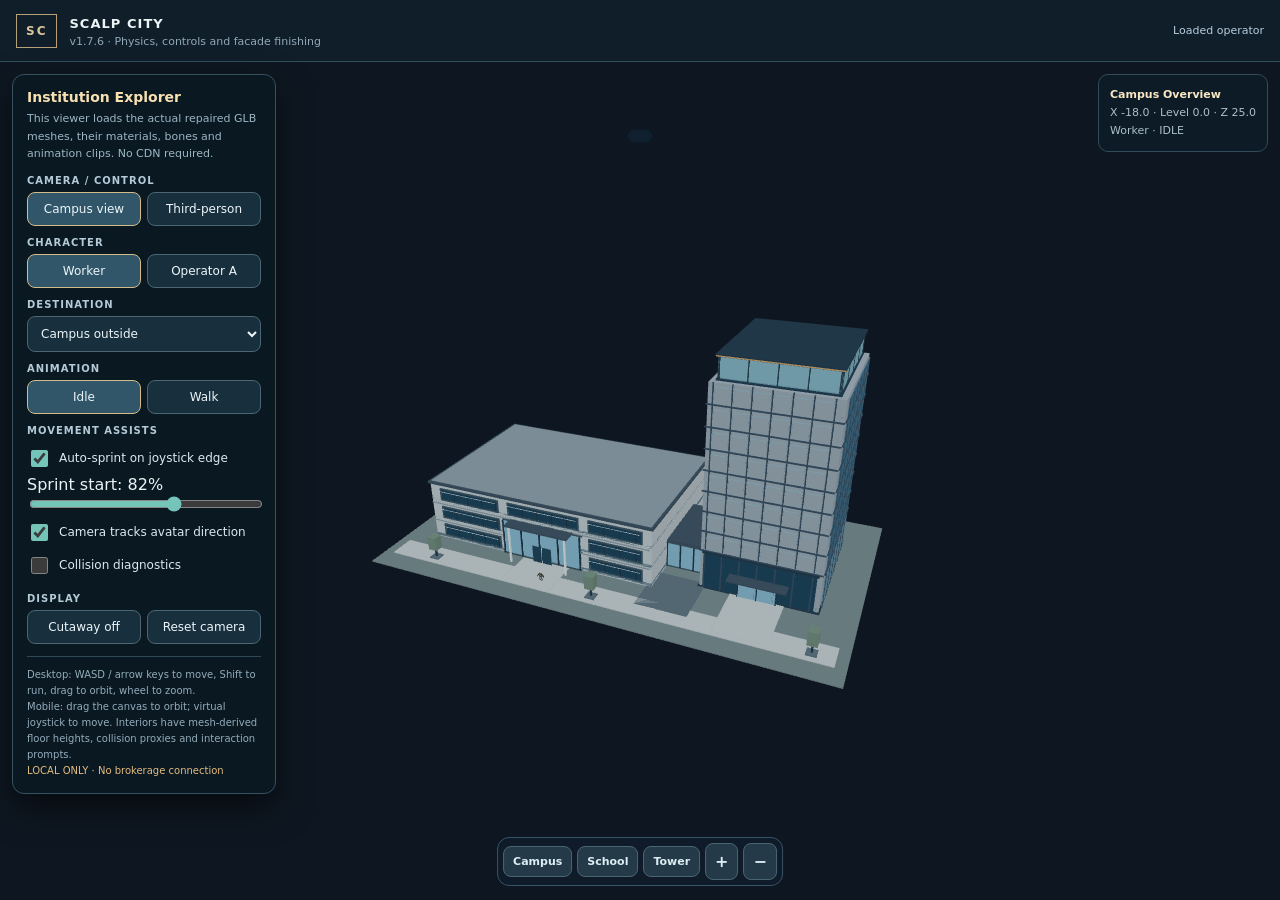
<file: index.html>
<!doctype html>
<html lang="en">
<head>
<meta charset="utf-8">
<meta name="viewport" content="width=device-width,initial-scale=1">
<meta name="theme-color" content="#09131e">
<title>Scalp City — 3D Campus</title>
<meta http-equiv="refresh" content="0;url=./scalp-city-v176/">
<style>
html,body{margin:0;min-height:100%;background:#09131e;color:#e7f3fc;font:16px system-ui,sans-serif}
main{min-height:100dvh;display:grid;place-content:center;text-align:center;padding:24px}
a{display:inline-block;margin-top:16px;background:#78c7ba;color:#061720;padding:14px 18px;border-radius:10px;font-weight:700;text-decoration:none}
</style>
</head>
<body><main><h1>Scalp City</h1><p>Opening your 3D School and Trading Tower…</p><a href="./scalp-city-v176/">Enter Scalp City</a></main>
<script>location.replace(new URL('scalp-city-v176/',location.href).href)</script>
</body></html>
</file>
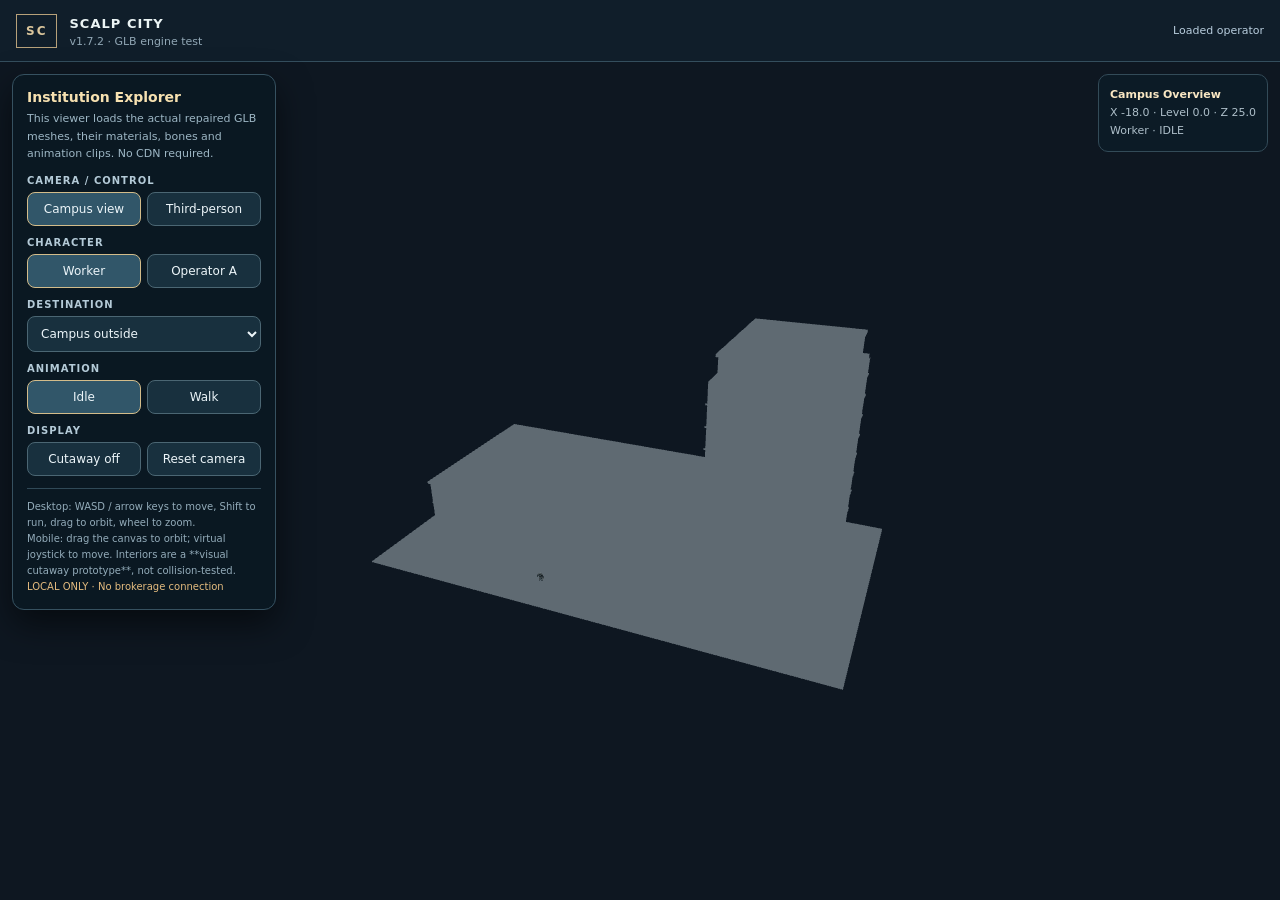
<file: scalp-city-v172/index.html>
<!doctype html>
<html lang="en">
<head>
<meta charset="utf-8"><meta name="viewport" content="width=device-width,initial-scale=1,viewport-fit=cover">
<title>Scalp City v1.7.2 — 3D Campus</title>
<style>
*{box-sizing:border-box}html,body{margin:0;width:100%;height:100%;background:#09131e;color:#e7f3fc;font:14px system-ui,-apple-system,Segoe UI,sans-serif}
#game{display:none;position:fixed;inset:0;width:100vw;height:100dvh;border:0;background:#09131e}
#splash{position:fixed;inset:0;display:grid;place-items:center;padding:24px;text-align:center;background:radial-gradient(circle at 50% 45%,#253e51,#09121e 65%)}
.card{max-width:470px;width:100%;padding:28px 25px;border:1px solid #405e70;border-radius:18px;background:rgba(11,26,39,.89);box-shadow:0 18px 60px #02070b80}
small{color:#9ab2c4;letter-spacing:.16em;font-weight:700}h1{font-size:27px;margin:10px 0 10px}p{color:#a7c0ce;line-height:1.6}#meter{height:6px;border-radius:9px;background:#334956;overflow:hidden;margin:22px 0 12px}
#bar{height:100%;width:0;background:#64c6be;transition:width .3s}
button{color:#061720;background:#74c4b9;border:0;padding:12px 18px;border-radius:9px;font-weight:700;cursor:pointer}
#retry{display:none;margin-top:14px}#status{min-height:40px}
</style>
</head>
<body>
<div id="splash"><div class="card"><small>SCALP CITY · ENGINE V1.7.2</small><h1>Loading the institution</h1><p>Preparing your School, Trading Tower and approved robot models. No separate GLB downloads required.</p><div id="meter"><div id="bar"></div></div><p id="status" role="status">Loading engine components…</p><button id="retry" onclick="location.reload()">Retry loading</button></div></div>
<iframe id="game" title="Scalp City 3D model and character controls" allow="fullscreen"></iframe>
<script>
(async()=>{const count=13,parts=Array(count),bar=document.getElementById('bar'),status=document.getElementById('status');
try {
 let received=0;
 await Promise.all(Array.from({length:count},(_,i)=>(async()=>{
  const file='chunks/part'+String(i).padStart(3,'0')+'.txt';
  const response=await fetch(file,{cache:'force-cache'});
  if(!response.ok)throw new Error(file+' returned HTTP '+response.status);
  parts[i]=await response.text();
  received++; bar.style.width=Math.round(received/count*100)+'%';
  status.textContent='Downloading 3D engine and assets: '+received+' / '+count;
 })()));
 const page=parts.join('');
 if(page.length<5400000||!page.includes('const EMBEDDED')||!page.includes('fromBase64(EMBEDDED'))throw new Error('Asset integrity check failed');
 status.textContent='Starting the 3D engine…';
 const frame=document.getElementById('game');
 frame.addEventListener('load',()=>{frame.style.display='block';document.getElementById('splash').style.display='none'},{once:true});
 frame.srcdoc=page;
}catch(e){status.textContent='Unable to load the 3D assets: '+e.message;document.getElementById('retry').style.display='inline-block';console.error(e);}
})();
</script>
</body></html>
</file>
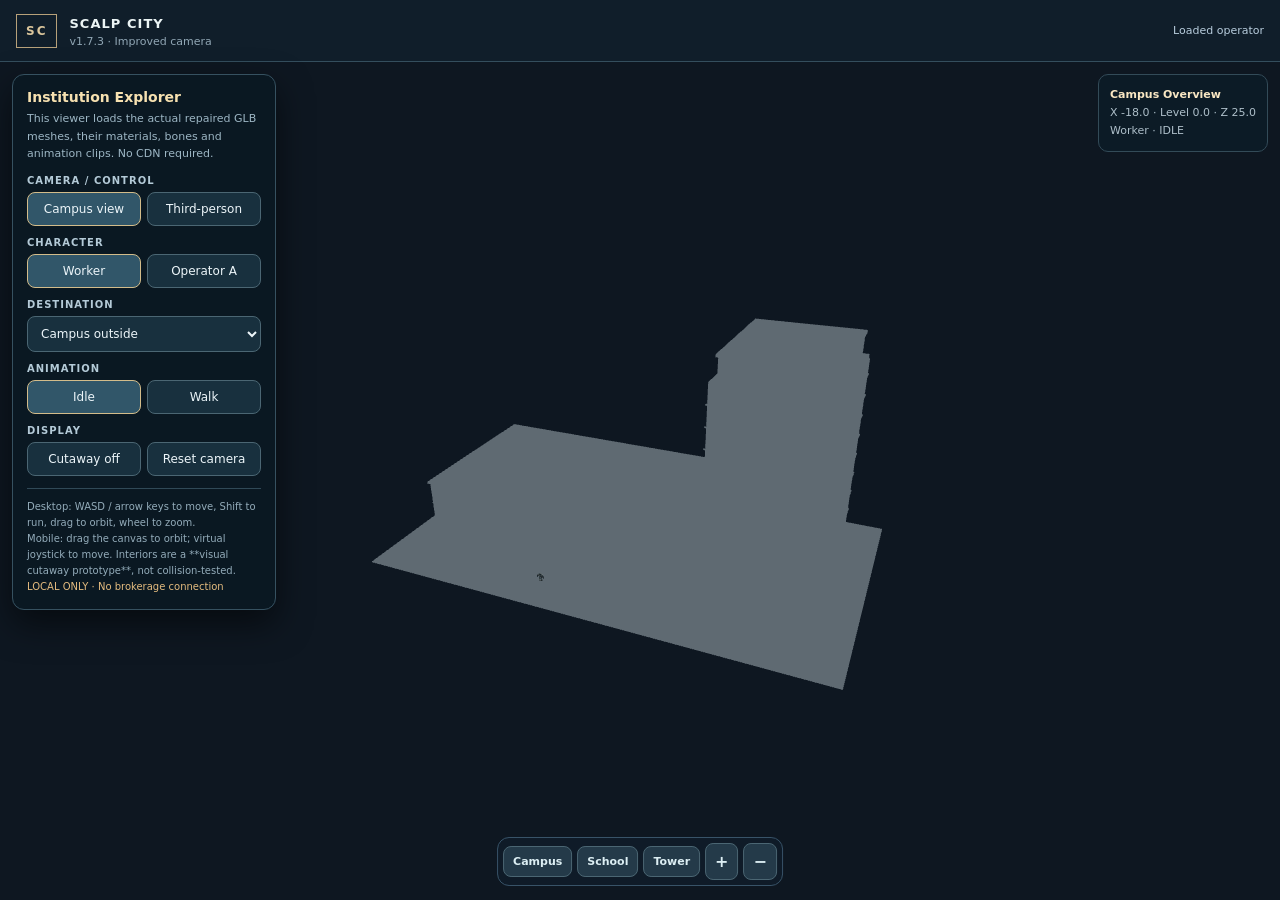
<file: scalp-city-v173/index.html>
<!doctype html>
<html lang="en">
<head>
<meta charset="utf-8"><meta name="viewport" content="width=device-width,initial-scale=1,viewport-fit=cover">
<title>Scalp City v1.7.3 — Camera + mobile controls</title>
<style>
*{box-sizing:border-box}html,body{margin:0;width:100%;height:100%;background:#09131e;color:#e7f3fc;font:14px system-ui,-apple-system,Segoe UI,sans-serif}
#game{display:none;position:fixed;inset:0;width:100vw;height:100dvh;border:0;background:#09131e}
#splash{position:fixed;inset:0;display:grid;place-items:center;padding:24px;text-align:center;background:radial-gradient(circle at 50% 45%,#253e51,#09121e 65%)}
.card{max-width:470px;width:100%;padding:28px 25px;border:1px solid #405e70;border-radius:18px;background:rgba(11,26,39,.89);box-shadow:0 18px 60px #02070b80}
small{color:#9ab2c4;letter-spacing:.16em;font-weight:700}h1{font-size:27px;margin:10px 0 10px}p{color:#a7c0ce;line-height:1.6}#meter{height:6px;border-radius:9px;background:#334956;overflow:hidden;margin:22px 0 12px}
#bar{height:100%;width:0;background:#64c6be;transition:width .3s}
button{color:#061720;background:#74c4b9;border:0;padding:12px 18px;border-radius:9px;font-weight:700;cursor:pointer}
#retry{display:none;margin-top:14px}#status{min-height:40px}
</style>
</head>
<body>
<div id="splash"><div class="card"><small>SCALP CITY · ENGINE V1.7.3</small><h1>Entering Scalp City</h1><p>Preparing your School, Trading Tower and approved robot models. No separate GLB downloads required.</p><div id="meter"><div id="bar"></div></div><p id="status" role="status">Loading engine components…</p><button id="retry" onclick="location.reload()">Retry loading</button></div></div>
<iframe id="game" title="Scalp City 3D model and character controls" allow="fullscreen"></iframe>
<script>
(async()=>{const count=13,parts=Array(count),bar=document.getElementById('bar'),status=document.getElementById('status');
try {
 let received=0;
 await Promise.all(Array.from({length:count},(_,i)=>(async()=>{
  const file='../scalp-city-v172/chunks/part'+String(i).padStart(3,'0')+'.txt';
  const response=await fetch(file,{cache:'force-cache'});
  if(!response.ok)throw new Error(file+' returned HTTP '+response.status);
  parts[i]=await response.text();
  received++; bar.style.width=Math.round(received/count*100)+'%';
  status.textContent='Downloading 3D engine and assets: '+received+' / '+count;
 })()));
 let page=parts.join('');
 const modifications=[["cams.yaw=0.7;cams.pitch=.9;cams.dist=school?28:17;","cams.yaw=school?-.85:.65;cams.pitch=.31;cams.dist=school?8.3:9.4;"],["actorState.x=school?-22:21;actorState.y=school?[0,3.9,7.5][floor]:floor*3.9;actorState.z=0;","actorState.x=school?-32:21;actorState.y=school?[0,3.9,7.5][floor]:floor*3.9;actorState.z=school?-3:-4;"],["cams.dist=actorState.destination==='outside'?20:17","cams.dist=actorState.destination==='outside'?20:8.5"],["cams.dist=actorState.destination==='outside'?145:32","cams.dist=actorState.destination==='outside'?145:40"],["v1.7.2 · GLB engine test","v1.7.3 · Improved camera"],["<main><canvas id=\"view\"></canvas><button id=\"openPane\">Menu</button>","<main><canvas id=\"view\"></canvas><button id=\"openPane\">Menu</button><nav id=\"quick\"><button id=\"quickCampus\">Campus</button><button id=\"quickSchool\">School</button><button id=\"quickTower\">Tower</button><button id=\"quickZoomIn\">+</button><button id=\"quickZoomOut\">−</button></nav>"],["window.addEventListener('keydown',e=>{","$('quickCampus').onclick=()=>{$('floor').value='outside';teleport()};\n$('quickSchool').onclick=()=>{$('floor').value='s0';teleport()};\n$('quickTower').onclick=()=>{$('floor').value='t0';teleport()};\n$('quickZoomIn').onclick=()=>{cams.dist=Math.max(3.5,cams.dist*.75)};\n$('quickZoomOut').onclick=()=>{cams.dist=Math.min(220,cams.dist*1.33)};\nwindow.addEventListener('keydown',e=>{"],["</style></head><body>","#quick{position:absolute;z-index:5;left:50%;bottom:14px;transform:translateX(-50%);display:flex;align-items:center;gap:5px;padding:5px;background:#101d29ed;border:1px solid #385368;border-radius:12px}#quick button{padding:8px 9px;font-weight:650;color:#dceef3;background:#243a49;font-size:11px;white-space:nowrap}#quick button:nth-last-child(-n+2){font-size:16px;min-width:31px}#hud{max-width:188px} @media(max-width:720px){#quick{bottom:159px;gap:3px;padding:4px}#quick button{padding:7px;font-size:10px}#hud{max-width:125px;padding:6px;font-size:9px}#joy{bottom:22px;left:18px}#run{bottom:35px;right:18px}}\n</style></head><body>"]];
 for(const [before,after] of modifications){
    if(page.split(before).length!==2)throw new Error('Engine patch missing or ambiguous: '+before.slice(0,50));
    page=page.replace(before,after);
 }
 window.__scalpCityAppliedFixes=modifications.length;
 if(page.length<5400000||!page.includes('const EMBEDDED')||!page.includes('fromBase64(EMBEDDED'))throw new Error('Asset integrity check failed');
 status.textContent='Starting the 3D engine…';
 const frame=document.getElementById('game');
 frame.addEventListener('load',()=>{frame.style.display='block';document.getElementById('splash').style.display='none'},{once:true});
 frame.srcdoc=page;
}catch(e){status.textContent='Unable to load the 3D assets: '+e.message;document.getElementById('retry').style.display='inline-block';console.error(e);}
})();
</script>
</body></html>
</file>
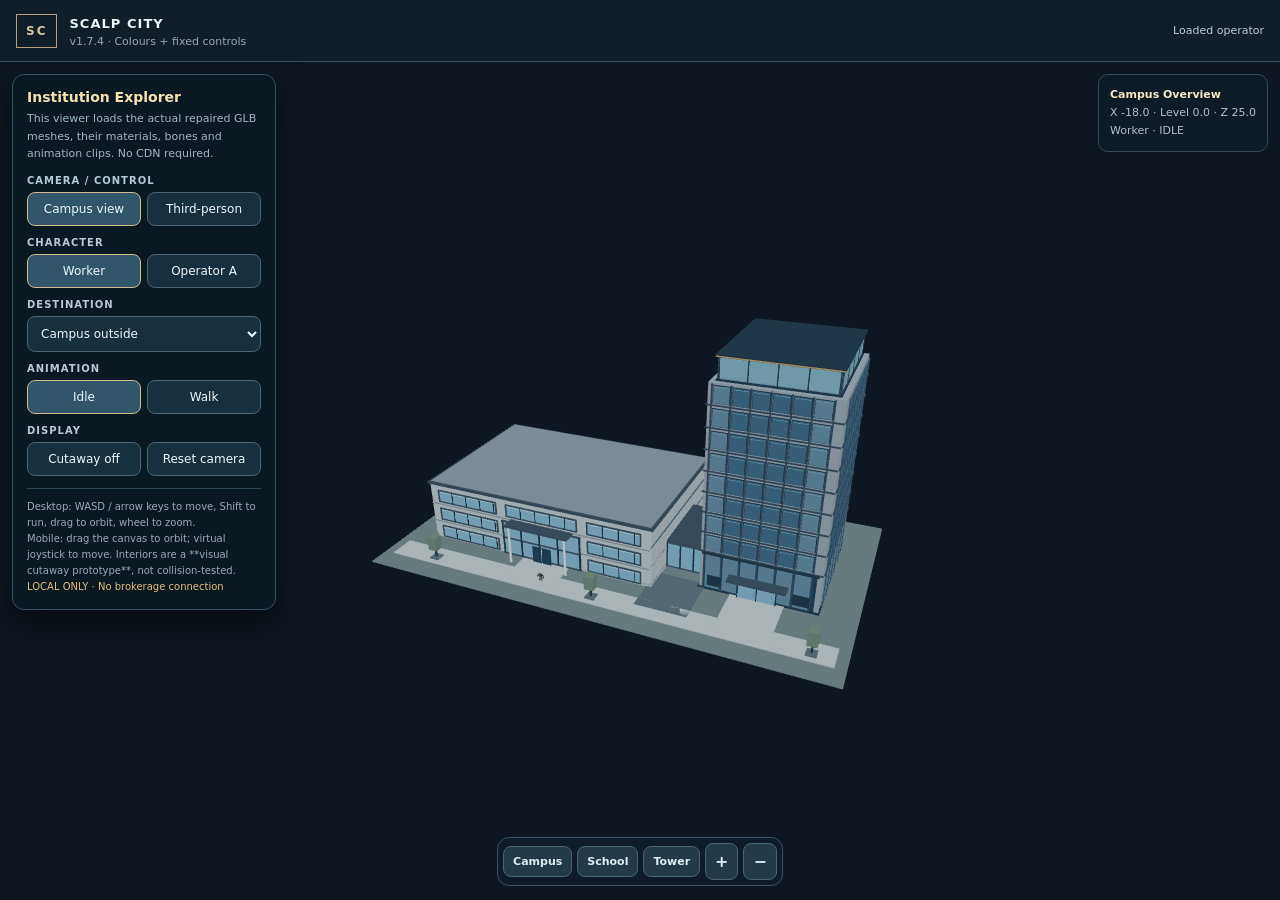
<file: scalp-city-v174/index.html>
<!doctype html>
<html lang="en">
<head>
<meta charset="utf-8"><meta name="viewport" content="width=device-width,initial-scale=1,viewport-fit=cover">
<title>Scalp City v1.7.4 — Colours + joystick direction</title>
<style>
*{box-sizing:border-box}html,body{margin:0;width:100%;height:100%;background:#09131e;color:#e7f3fc;font:14px system-ui,-apple-system,Segoe UI,sans-serif}
#game{display:none;position:fixed;inset:0;width:100vw;height:100dvh;border:0;background:#09131e}
#splash{position:fixed;inset:0;display:grid;place-items:center;padding:24px;text-align:center;background:radial-gradient(circle at 50% 45%,#253e51,#09121e 65%)}
.card{max-width:470px;width:100%;padding:28px 25px;border:1px solid #405e70;border-radius:18px;background:rgba(11,26,39,.89);box-shadow:0 18px 60px #02070b80}
small{color:#9ab2c4;letter-spacing:.16em;font-weight:700}h1{font-size:27px;margin:10px 0 10px}p{color:#a7c0ce;line-height:1.6}#meter{height:6px;border-radius:9px;background:#334956;overflow:hidden;margin:22px 0 12px}
#bar{height:100%;width:0;background:#64c6be;transition:width .3s}
button{color:#061720;background:#74c4b9;border:0;padding:12px 18px;border-radius:9px;font-weight:700;cursor:pointer}
#retry{display:none;margin-top:14px}#status{min-height:40px}
</style>
</head>
<body>
<div id="splash"><div class="card"><small>SCALP CITY · ENGINE V1.7.4</small><h1>Entering Scalp City</h1><p>Preparing your School, Trading Tower and approved robot models. No separate GLB downloads required.</p><div id="meter"><div id="bar"></div></div><p id="status" role="status">Loading engine components…</p><button id="retry" onclick="location.reload()">Retry loading</button></div></div>
<iframe id="game" title="Scalp City 3D model and character controls" allow="fullscreen"></iframe>
<script>
(async()=>{const count=13,parts=Array(count),bar=document.getElementById('bar'),status=document.getElementById('status');
try {
 let received=0;
 await Promise.all(Array.from({length:count},(_,i)=>(async()=>{
  const file='../scalp-city-v172/chunks/part'+String(i).padStart(3,'0')+'.txt';
  const response=await fetch(file,{cache:'force-cache'});
  if(!response.ok)throw new Error(file+' returned HTTP '+response.status);
  parts[i]=await response.text();
  received++; bar.style.width=Math.round(received/count*100)+'%';
  status.textContent='Downloading 3D engine and assets: '+received+' / '+count;
 })()));
 let page=parts.join('');
 const modifications=[["cams.yaw=0.7;cams.pitch=.9;cams.dist=school?28:17;","cams.yaw=school?-.85:.65;cams.pitch=.31;cams.dist=school?8.3:9.4;"],["actorState.x=school?-22:21;actorState.y=school?[0,3.9,7.5][floor]:floor*3.9;actorState.z=0;","actorState.x=school?-32:21;actorState.y=school?[0,3.9,7.5][floor]:floor*3.9;actorState.z=school?-3:-4;"],["cams.dist=actorState.destination==='outside'?20:17","cams.dist=actorState.destination==='outside'?20:8.5"],["cams.dist=actorState.destination==='outside'?145:32","cams.dist=actorState.destination==='outside'?145:40"],["v1.7.2 · GLB engine test","v1.7.3 · Improved camera"],["<main><canvas id=\"view\"></canvas><button id=\"openPane\">Menu</button>","<main><canvas id=\"view\"></canvas><button id=\"openPane\">Menu</button><nav id=\"quick\"><button id=\"quickCampus\">Campus</button><button id=\"quickSchool\">School</button><button id=\"quickTower\">Tower</button><button id=\"quickZoomIn\">+</button><button id=\"quickZoomOut\">−</button></nav>"],["window.addEventListener('keydown',e=>{","$('quickCampus').onclick=()=>{$('floor').value='outside';teleport()};\n$('quickSchool').onclick=()=>{$('floor').value='s0';teleport()};\n$('quickTower').onclick=()=>{$('floor').value='t0';teleport()};\n$('quickZoomIn').onclick=()=>{cams.dist=Math.max(3.5,cams.dist*.75)};\n$('quickZoomOut').onclick=()=>{cams.dist=Math.min(220,cams.dist*1.33)};\nwindow.addEventListener('keydown',e=>{"],["</style></head><body>","#quick{position:absolute;z-index:5;left:50%;bottom:14px;transform:translateX(-50%);display:flex;align-items:center;gap:5px;padding:5px;background:#101d29ed;border:1px solid #385368;border-radius:12px}#quick button{padding:8px 9px;font-weight:650;color:#dceef3;background:#243a49;font-size:11px;white-space:nowrap}#quick button:nth-last-child(-n+2){font-size:16px;min-width:31px}#hud{max-width:188px} @media(max-width:720px){#quick{bottom:159px;gap:3px;padding:4px}#quick button{padding:7px;font-size:10px}#hud{max-width:125px;padding:6px;font-size:9px}#joy{bottom:22px;left:18px}#run{bottom:35px;right:18px}}\n</style></head><body>"],["layout(location=4) in vec4 aWeight;","layout(location=4) in vec4 aWeight;layout(location=5) in vec4 aColor;"],["out vec3 vNorm;out vec2 vUV;out float vHeight;","out vec3 vNorm;out vec2 vUV;out float vHeight;out vec4 vVertexColor;out vec3 vWorld;"],["vUV=aUv;vHeight=w.y;","vUV=aUv;vHeight=w.y;vVertexColor=aColor;vWorld=w.xyz;"],["in vec3 vNorm;in vec2 vUV;in float vHeight;out vec4 outColor;","in vec3 vNorm;in vec2 vUV;in float vHeight;in vec4 vVertexColor;in vec3 vWorld;out vec4 outColor;"],["vec4 base=tex*uColor;","vec4 base=tex*uColor*vVertexColor;"],["float light=0.52+0.42*max(dot(normalize(vNorm),normalize(vec3(-0.5,1.0,0.7))),0.);","vec3 normal=normalize(cross(dFdx(vWorld),dFdy(vWorld)));float light=0.68+0.31*abs(dot(normal,normalize(vec3(-0.5,1.0,0.7))));"],["WEIGHTS_0:[1,0,0,0]","WEIGHTS_0:[1,0,0,0],COLOR_0:[1,1,1,1]"],["[4,'WEIGHTS_0',4]]","[4,'WEIGHTS_0',4],[5,'COLOR_0',4]]"],["color=pbr.baseColorFactor||[.72,.8,.86,1]","color=pbr.baseColorFactor||[1,1,1,1]"],["actorState.x+=rate*(lr*c+fw*s);actorState.z+=rate*(-lr*s+fw*c);actorState.x=Math.min(38,Math.max(-51,actorState.x));actorState.z=Math.min(35,Math.max(-31,actorState.z));actorState.dir=Math.atan2(lr*c+fw*s,-lr*s+fw*c);","actorState.x+=rate*(lr*c-fw*s);actorState.z+=rate*(-lr*s-fw*c);actorState.x=Math.min(38,Math.max(-51,actorState.x));actorState.z=Math.min(35,Math.max(-31,actorState.z));actorState.dir=Math.atan2(lr*c-fw*s,lr*s+fw*c);"],["v1.7.3 · Improved camera","v1.7.4 · Colours + fixed controls"]];
 for(const [before,after] of modifications){
    if(page.split(before).length!==2)throw new Error('Engine patch missing or ambiguous: '+before.slice(0,50));
    page=page.replace(before,after);
 }
 window.__scalpCityAppliedFixes=modifications.length;
 if(page.length<5400000||!page.includes('const EMBEDDED')||!page.includes('fromBase64(EMBEDDED'))throw new Error('Asset integrity check failed');
 status.textContent='Starting the 3D engine…';
 const frame=document.getElementById('game');
 frame.addEventListener('load',()=>{frame.style.display='block';document.getElementById('splash').style.display='none'},{once:true});
 frame.srcdoc=page;
}catch(e){status.textContent='Unable to load the 3D assets: '+e.message;document.getElementById('retry').style.display='inline-block';console.error(e);}
})();
</script>
</body></html>
</file>
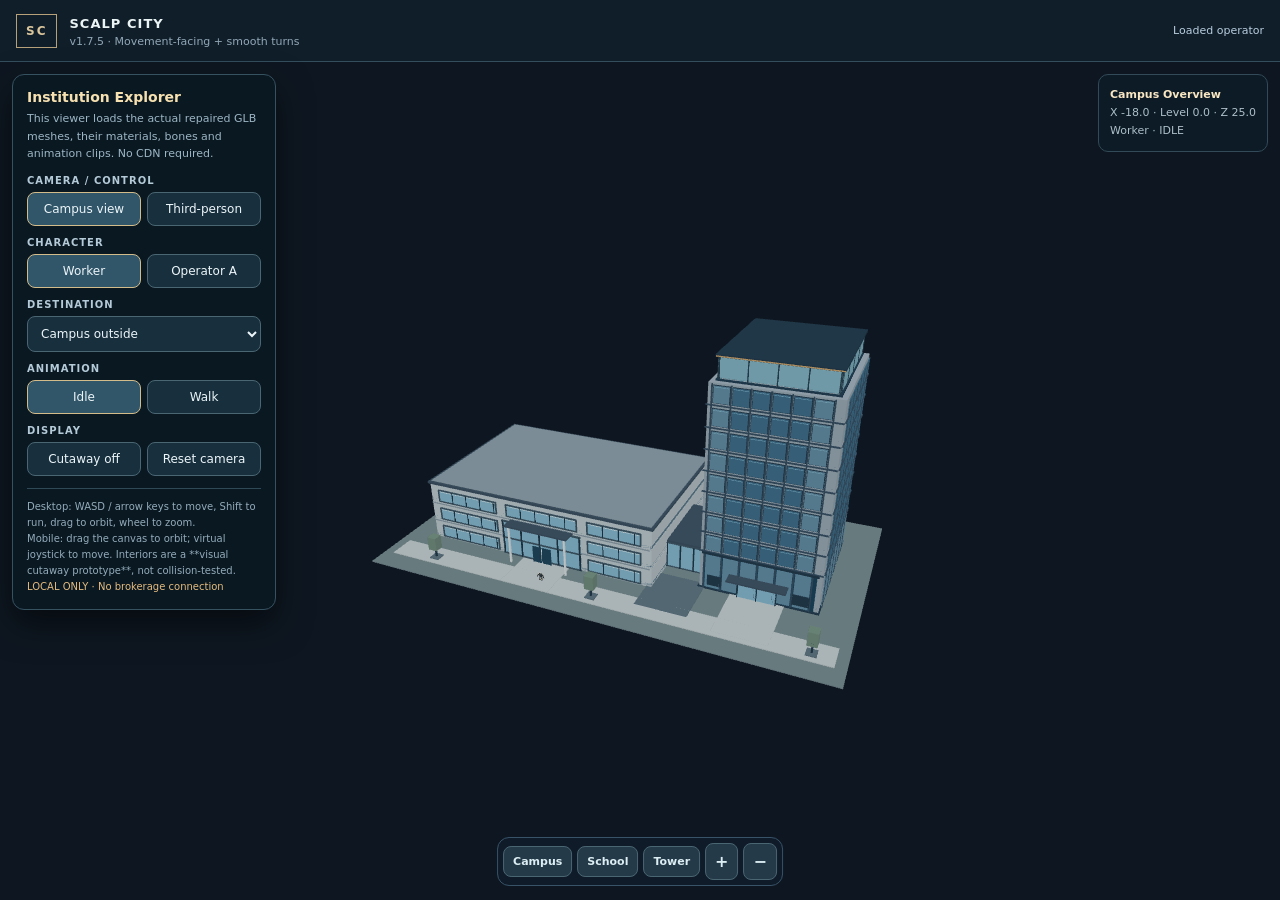
<file: scalp-city-v175/index.html>
<!doctype html>
<html lang="en">
<head>
<meta charset="utf-8"><meta name="viewport" content="width=device-width,initial-scale=1,viewport-fit=cover">
<title>Scalp City v1.7.5 — Character turning fix</title>
<style>
*{box-sizing:border-box}html,body{margin:0;width:100%;height:100%;background:#09131e;color:#e7f3fc;font:14px system-ui,-apple-system,Segoe UI,sans-serif}
#game{display:none;position:fixed;inset:0;width:100vw;height:100dvh;border:0;background:#09131e}
#splash{position:fixed;inset:0;display:grid;place-items:center;padding:24px;text-align:center;background:radial-gradient(circle at 50% 45%,#253e51,#09121e 65%)}
.card{max-width:470px;width:100%;padding:28px 25px;border:1px solid #405e70;border-radius:18px;background:rgba(11,26,39,.89);box-shadow:0 18px 60px #02070b80}
small{color:#9ab2c4;letter-spacing:.16em;font-weight:700}h1{font-size:27px;margin:10px 0 10px}p{color:#a7c0ce;line-height:1.6}#meter{height:6px;border-radius:9px;background:#334956;overflow:hidden;margin:22px 0 12px}
#bar{height:100%;width:0;background:#64c6be;transition:width .3s}
button{color:#061720;background:#74c4b9;border:0;padding:12px 18px;border-radius:9px;font-weight:700;cursor:pointer}
#retry{display:none;margin-top:14px}#status{min-height:40px}
</style>
</head>
<body>
<div id="splash"><div class="card"><small>SCALP CITY · ENGINE V1.7.5</small><h1>Entering Scalp City</h1><p>Preparing your School, Trading Tower and approved robot models. No separate GLB downloads required.</p><div id="meter"><div id="bar"></div></div><p id="status" role="status">Loading engine components…</p><button id="retry" onclick="location.reload()">Retry loading</button></div></div>
<iframe id="game" title="Scalp City 3D model and character controls" allow="fullscreen"></iframe>
<script>
(async()=>{const count=13,parts=Array(count),bar=document.getElementById('bar'),status=document.getElementById('status');
try {
 let received=0;
 await Promise.all(Array.from({length:count},(_,i)=>(async()=>{
  const file='../scalp-city-v172/chunks/part'+String(i).padStart(3,'0')+'.txt';
  const response=await fetch(file,{cache:'force-cache'});
  if(!response.ok)throw new Error(file+' returned HTTP '+response.status);
  parts[i]=await response.text();
  received++; bar.style.width=Math.round(received/count*100)+'%';
  status.textContent='Downloading 3D engine and assets: '+received+' / '+count;
 })()));
 let page=parts.join('');
 const modifications=[["cams.yaw=0.7;cams.pitch=.9;cams.dist=school?28:17;","cams.yaw=school?-.85:.65;cams.pitch=.31;cams.dist=school?8.3:9.4;"],["actorState.x=school?-22:21;actorState.y=school?[0,3.9,7.5][floor]:floor*3.9;actorState.z=0;","actorState.x=school?-32:21;actorState.y=school?[0,3.9,7.5][floor]:floor*3.9;actorState.z=school?-3:-4;"],["cams.dist=actorState.destination==='outside'?20:17","cams.dist=actorState.destination==='outside'?20:8.5"],["cams.dist=actorState.destination==='outside'?145:32","cams.dist=actorState.destination==='outside'?145:40"],["v1.7.2 · GLB engine test","v1.7.3 · Improved camera"],["<main><canvas id=\"view\"></canvas><button id=\"openPane\">Menu</button>","<main><canvas id=\"view\"></canvas><button id=\"openPane\">Menu</button><nav id=\"quick\"><button id=\"quickCampus\">Campus</button><button id=\"quickSchool\">School</button><button id=\"quickTower\">Tower</button><button id=\"quickZoomIn\">+</button><button id=\"quickZoomOut\">−</button></nav>"],["window.addEventListener('keydown',e=>{","$('quickCampus').onclick=()=>{$('floor').value='outside';teleport()};\n$('quickSchool').onclick=()=>{$('floor').value='s0';teleport()};\n$('quickTower').onclick=()=>{$('floor').value='t0';teleport()};\n$('quickZoomIn').onclick=()=>{cams.dist=Math.max(3.5,cams.dist*.75)};\n$('quickZoomOut').onclick=()=>{cams.dist=Math.min(220,cams.dist*1.33)};\nwindow.addEventListener('keydown',e=>{"],["</style></head><body>","#quick{position:absolute;z-index:5;left:50%;bottom:14px;transform:translateX(-50%);display:flex;align-items:center;gap:5px;padding:5px;background:#101d29ed;border:1px solid #385368;border-radius:12px}#quick button{padding:8px 9px;font-weight:650;color:#dceef3;background:#243a49;font-size:11px;white-space:nowrap}#quick button:nth-last-child(-n+2){font-size:16px;min-width:31px}#hud{max-width:188px} @media(max-width:720px){#quick{bottom:159px;gap:3px;padding:4px}#quick button{padding:7px;font-size:10px}#hud{max-width:125px;padding:6px;font-size:9px}#joy{bottom:22px;left:18px}#run{bottom:35px;right:18px}}\n</style></head><body>"],["layout(location=4) in vec4 aWeight;","layout(location=4) in vec4 aWeight;layout(location=5) in vec4 aColor;"],["out vec3 vNorm;out vec2 vUV;out float vHeight;","out vec3 vNorm;out vec2 vUV;out float vHeight;out vec4 vVertexColor;out vec3 vWorld;"],["vUV=aUv;vHeight=w.y;","vUV=aUv;vHeight=w.y;vVertexColor=aColor;vWorld=w.xyz;"],["in vec3 vNorm;in vec2 vUV;in float vHeight;out vec4 outColor;","in vec3 vNorm;in vec2 vUV;in float vHeight;in vec4 vVertexColor;in vec3 vWorld;out vec4 outColor;"],["vec4 base=tex*uColor;","vec4 base=tex*uColor*vVertexColor;"],["float light=0.52+0.42*max(dot(normalize(vNorm),normalize(vec3(-0.5,1.0,0.7))),0.);","vec3 normal=normalize(cross(dFdx(vWorld),dFdy(vWorld)));float light=0.68+0.31*abs(dot(normal,normalize(vec3(-0.5,1.0,0.7))));"],["WEIGHTS_0:[1,0,0,0]","WEIGHTS_0:[1,0,0,0],COLOR_0:[1,1,1,1]"],["[4,'WEIGHTS_0',4]]","[4,'WEIGHTS_0',4],[5,'COLOR_0',4]]"],["color=pbr.baseColorFactor||[.72,.8,.86,1]","color=pbr.baseColorFactor||[1,1,1,1]"],["actorState.x+=rate*(lr*c+fw*s);actorState.z+=rate*(-lr*s+fw*c);actorState.x=Math.min(38,Math.max(-51,actorState.x));actorState.z=Math.min(35,Math.max(-31,actorState.z));actorState.dir=Math.atan2(lr*c+fw*s,-lr*s+fw*c);","actorState.x+=rate*(lr*c-fw*s);actorState.z+=rate*(-lr*s-fw*c);actorState.x=Math.min(38,Math.max(-51,actorState.x));actorState.z=Math.min(35,Math.max(-31,actorState.z));actorState.dir=Math.atan2(lr*c-fw*s,lr*s+fw*c);"],["v1.7.3 · Improved camera","v1.7.4 · Colours + fixed controls"],["dir:Math.PI,anim:","dir:Math.PI,turnTo:Math.PI,anim:"],["actorState.dir=Math.atan2(lr*c-fw*s,lr*s+fw*c);","actorState.turnTo=Math.atan2(lr*c-fw*s,-lr*s-fw*c);"],["last=t;resize();updateMovement(dt);","last=t;resize();updateMovement(dt);const turnDelta=Math.atan2(Math.sin(actorState.turnTo-actorState.dir),Math.cos(actorState.turnTo-actorState.dir));actorState.dir+=turnDelta*Math.min(1,dt*12);"],["v1.7.4 · Colours + fixed controls","v1.7.5 · Movement-facing + smooth turns"]];
 for(const [before,after] of modifications){
    if(page.split(before).length!==2)throw new Error('Engine patch missing or ambiguous: '+before.slice(0,50));
    page=page.replace(before,after);
 }
 window.__scalpCityAppliedFixes=modifications.length;
 if(page.length<5400000||!page.includes('const EMBEDDED')||!page.includes('fromBase64(EMBEDDED'))throw new Error('Asset integrity check failed');
 status.textContent='Starting the 3D engine…';
 const frame=document.getElementById('game');
 frame.addEventListener('load',()=>{frame.style.display='block';document.getElementById('splash').style.display='none'},{once:true});
 frame.srcdoc=page;
}catch(e){status.textContent='Unable to load the 3D assets: '+e.message;document.getElementById('retry').style.display='inline-block';console.error(e);}
})();
</script>
</body></html>
</file>
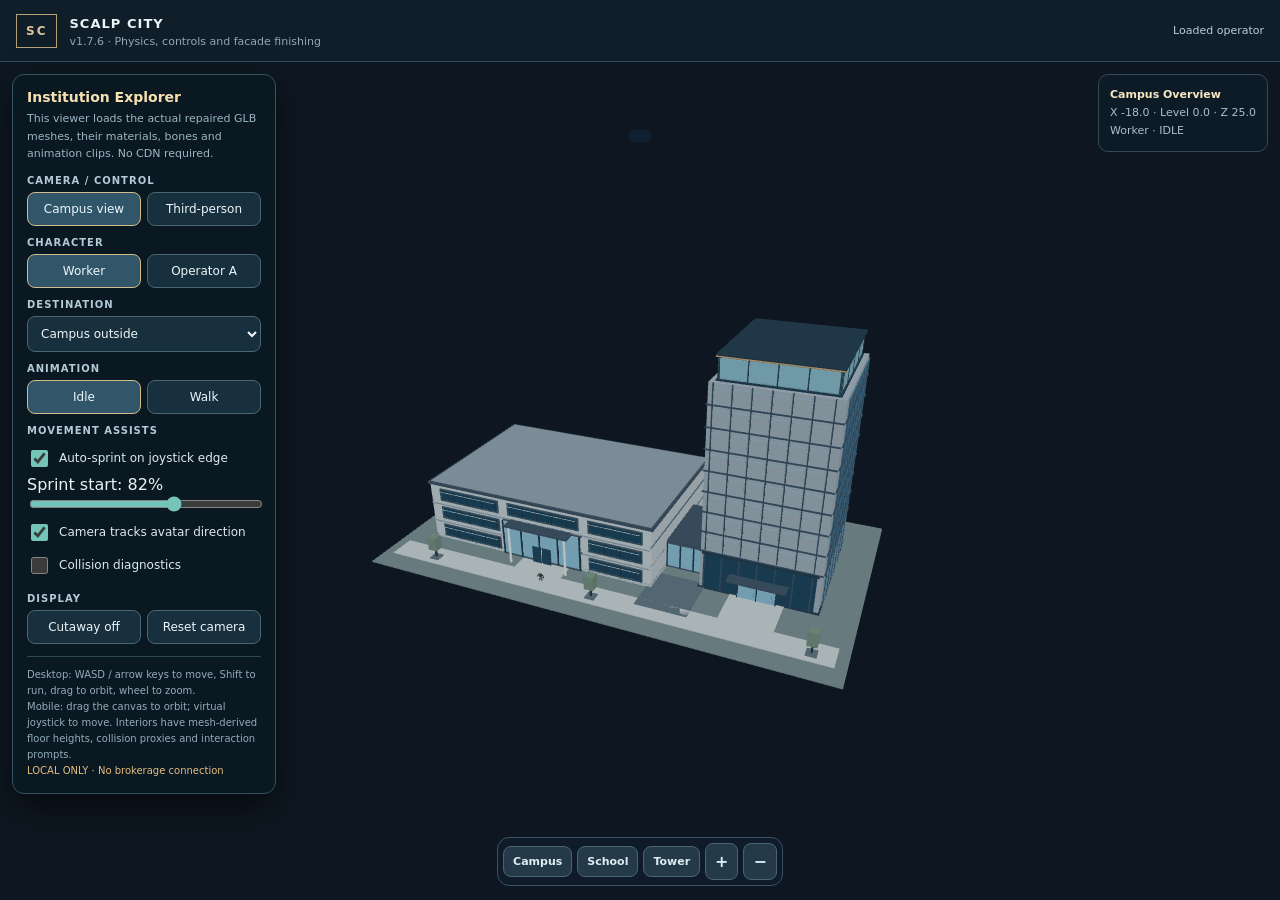
<file: scalp-city-v176/index.html>
<!doctype html>
<html lang="en">
<head>
<meta charset="utf-8"><meta name="viewport" content="width=device-width,initial-scale=1,viewport-fit=cover">
<title>Scalp City v1.7.6 — Collisions, floors and controls</title>
<style>
*{box-sizing:border-box}html,body{margin:0;width:100%;height:100%;background:#09131e;color:#e7f3fc;font:14px system-ui,-apple-system,Segoe UI,sans-serif}
#game{display:none;position:fixed;inset:0;width:100vw;height:100dvh;border:0;background:#09131e}
#splash{position:fixed;inset:0;display:grid;place-items:center;padding:24px;text-align:center;background:radial-gradient(circle at 50% 45%,#253e51,#09121e 65%)}
.card{max-width:470px;width:100%;padding:28px 25px;border:1px solid #405e70;border-radius:18px;background:rgba(11,26,39,.89);box-shadow:0 18px 60px #02070b80}
small{color:#9ab2c4;letter-spacing:.16em;font-weight:700}h1{font-size:27px;margin:10px 0 10px}p{color:#a7c0ce;line-height:1.6}#meter{height:6px;border-radius:9px;background:#334956;overflow:hidden;margin:22px 0 12px}
#bar{height:100%;width:0;background:#64c6be;transition:width .3s}
button{color:#061720;background:#74c4b9;border:0;padding:12px 18px;border-radius:9px;font-weight:700;cursor:pointer}
#retry{display:none;margin-top:14px}#status{min-height:40px}
</style>
</head>
<body>
<div id="splash"><div class="card"><small>SCALP CITY · ENGINE V1.7.6</small><h1>Entering Scalp City</h1><p>Preparing your School, Trading Tower and approved robot models. No separate GLB downloads required.</p><div id="meter"><div id="bar"></div></div><p id="status" role="status">Loading engine components…</p><button id="retry" onclick="location.reload()">Retry loading</button></div></div>
<iframe id="game" title="Scalp City 3D model and character controls" allow="fullscreen"></iframe>
<script>
(async()=>{const count=13,parts=Array(count),bar=document.getElementById('bar'),status=document.getElementById('status');
try {
 let received=0;
 await Promise.all(Array.from({length:count},(_,i)=>(async()=>{
  const file='../scalp-city-v172/chunks/part'+String(i).padStart(3,'0')+'.txt';
  const response=await fetch(file,{cache:'force-cache'});
  if(!response.ok)throw new Error(file+' returned HTTP '+response.status);
  parts[i]=await response.text();
  received++; bar.style.width=Math.round(received/count*100)+'%';
  status.textContent='Downloading 3D engine and assets: '+received+' / '+count;
 })()));
 let page=parts.join('');
 const modifications=[["cams.yaw=0.7;cams.pitch=.9;cams.dist=school?28:17;","cams.yaw=school?-.85:.65;cams.pitch=.31;cams.dist=school?8.3:9.4;"],["actorState.x=school?-22:21;actorState.y=school?[0,3.9,7.5][floor]:floor*3.9;actorState.z=0;","actorState.x=school?-32:21;actorState.y=school?[0,3.9,7.5][floor]:floor*3.9;actorState.z=school?-3:-4;"],["cams.dist=actorState.destination==='outside'?20:17","cams.dist=actorState.destination==='outside'?20:8.5"],["cams.dist=actorState.destination==='outside'?145:32","cams.dist=actorState.destination==='outside'?145:40"],["v1.7.2 · GLB engine test","v1.7.3 · Improved camera"],["<main><canvas id=\"view\"></canvas><button id=\"openPane\">Menu</button>","<main><canvas id=\"view\"></canvas><button id=\"openPane\">Menu</button><nav id=\"quick\"><button id=\"quickCampus\">Campus</button><button id=\"quickSchool\">School</button><button id=\"quickTower\">Tower</button><button id=\"quickZoomIn\">+</button><button id=\"quickZoomOut\">−</button></nav>"],["window.addEventListener('keydown',e=>{","$('quickCampus').onclick=()=>{$('floor').value='outside';teleport()};\n$('quickSchool').onclick=()=>{$('floor').value='s0';teleport()};\n$('quickTower').onclick=()=>{$('floor').value='t0';teleport()};\n$('quickZoomIn').onclick=()=>{cams.dist=Math.max(3.5,cams.dist*.75)};\n$('quickZoomOut').onclick=()=>{cams.dist=Math.min(220,cams.dist*1.33)};\nwindow.addEventListener('keydown',e=>{"],["</style></head><body>","#quick{position:absolute;z-index:5;left:50%;bottom:14px;transform:translateX(-50%);display:flex;align-items:center;gap:5px;padding:5px;background:#101d29ed;border:1px solid #385368;border-radius:12px}#quick button{padding:8px 9px;font-weight:650;color:#dceef3;background:#243a49;font-size:11px;white-space:nowrap}#quick button:nth-last-child(-n+2){font-size:16px;min-width:31px}#hud{max-width:188px} @media(max-width:720px){#quick{bottom:159px;gap:3px;padding:4px}#quick button{padding:7px;font-size:10px}#hud{max-width:125px;padding:6px;font-size:9px}#joy{bottom:22px;left:18px}#run{bottom:35px;right:18px}}\n</style></head><body>"],["layout(location=4) in vec4 aWeight;","layout(location=4) in vec4 aWeight;layout(location=5) in vec4 aColor;"],["out vec3 vNorm;out vec2 vUV;out float vHeight;","out vec3 vNorm;out vec2 vUV;out float vHeight;out vec4 vVertexColor;out vec3 vWorld;"],["vUV=aUv;vHeight=w.y;","vUV=aUv;vHeight=w.y;vVertexColor=aColor;vWorld=w.xyz;"],["in vec3 vNorm;in vec2 vUV;in float vHeight;out vec4 outColor;","in vec3 vNorm;in vec2 vUV;in float vHeight;in vec4 vVertexColor;in vec3 vWorld;out vec4 outColor;"],["vec4 base=tex*uColor;","vec4 base=tex*uColor*vVertexColor;"],["float light=0.52+0.42*max(dot(normalize(vNorm),normalize(vec3(-0.5,1.0,0.7))),0.);","vec3 normal=normalize(cross(dFdx(vWorld),dFdy(vWorld)));float light=0.68+0.31*abs(dot(normal,normalize(vec3(-0.5,1.0,0.7))));"],["WEIGHTS_0:[1,0,0,0]","WEIGHTS_0:[1,0,0,0],COLOR_0:[1,1,1,1]"],["[4,'WEIGHTS_0',4]]","[4,'WEIGHTS_0',4],[5,'COLOR_0',4]]"],["color=pbr.baseColorFactor||[.72,.8,.86,1]","color=pbr.baseColorFactor||[1,1,1,1]"],["actorState.x+=rate*(lr*c+fw*s);actorState.z+=rate*(-lr*s+fw*c);actorState.x=Math.min(38,Math.max(-51,actorState.x));actorState.z=Math.min(35,Math.max(-31,actorState.z));actorState.dir=Math.atan2(lr*c+fw*s,-lr*s+fw*c);","actorState.x+=rate*(lr*c-fw*s);actorState.z+=rate*(-lr*s-fw*c);actorState.x=Math.min(38,Math.max(-51,actorState.x));actorState.z=Math.min(35,Math.max(-31,actorState.z));actorState.dir=Math.atan2(lr*c-fw*s,lr*s+fw*c);"],["v1.7.3 · Improved camera","v1.7.4 · Colours + fixed controls"],["dir:Math.PI,anim:","dir:Math.PI,turnTo:Math.PI,anim:"],["actorState.dir=Math.atan2(lr*c-fw*s,lr*s+fw*c);","actorState.turnTo=Math.atan2(lr*c-fw*s,-lr*s-fw*c);"],["last=t;resize();updateMovement(dt);","last=t;resize();updateMovement(dt);const turnDelta=Math.atan2(Math.sin(actorState.turnTo-actorState.dir),Math.cos(actorState.turnTo-actorState.dir));actorState.dir+=turnDelta*Math.min(1,dt*12);"],["v1.7.4 · Colours + fixed controls","v1.7.5 · Movement-facing + smooth turns"]];
 for(const [before,after] of modifications){
    if(page.split(before).length!==2)throw new Error('Engine patch missing or ambiguous: '+before.slice(0,50));
    page=page.replace(before,after);
 }

 const runtimeResult=await fetch('./runtime.js',{cache:'no-store'});if(!runtimeResult.ok)throw new Error('Runtime physics script missing: '+runtimeResult.status);
 const scRuntime=await runtimeResult.text();
 if(scRuntime.length<7000||!scRuntime.includes('scBuildPhysics')||!scRuntime.includes('scFollowCamera'))throw new Error('Incomplete physics module');
 function once(a,b){const hits=page.split(a).length-1;if(hits!==1)throw new Error('v1.7.6 patch mismatch '+a.slice(0,45)+' ('+hits+')');page=page.replace(a,b)}
 once('</style></head><body>', '#interactAction{position:absolute;z-index:7;left:50%;bottom:215px;transform:translateX(-50%);background:#d4b77b;color:#132435;border:1px solid #fde5a6;font-weight:800;max-width:260px}#interactAction[hidden],#liftPanel[hidden]{display:none}#collisionInfo{position:absolute;left:50%;top:68px;transform:translateX(-50%);z-index:5;color:#f2d59e;background:#102637af;padding:6px 12px;border-radius:8px;font-size:11px}#liftPanel{position:absolute;z-index:8;inset:0;background:#03111acb;display:grid;place-content:center;padding:20px}#liftPanel .liftBox{background:#102631;border:1px solid #718c99;border-radius:15px;padding:21px;min-width:min(350px,90vw)}#liftPanel .liftBox select{margin:12px 0}#liftPanel .liftActions{display:flex;gap:10px}.field label.toggle{display:flex;align-items:center;gap:8px;font-size:12px;padding:5px 0;color:#dce9f0}input[type=checkbox]{accent-color:#74c4b9;width:17px;height:17px}input[type=range]{width:100%;accent-color:#74c4b9}@media(max-width:720px){#interactAction{bottom:210px;font-size:12px;padding:10px 13px}#collisionInfo{top:60px;max-width:75%;overflow:hidden;white-space:nowrap}}</style></head><body>');
 once('<div class="field"><b>Display</b>', '<div class="field"><b>Movement assists</b><label class="toggle"><input type="checkbox" id="autoSprint" checked> Auto-sprint on joystick edge</label><label for="sprintRadius">Sprint start: <span id="sprintRadiusLabel">82%</span></label><input id="sprintRadius" type="range" min="60" max="95" step="1" value="82"><label class="toggle"><input type="checkbox" id="cameraTrack" checked> Camera tracks avatar direction</label><label class="toggle"><input type="checkbox" id="showCollisionInfo"> Collision diagnostics</label></div><div class="field"><b>Display</b>');
 const stops=Array.from({length:11},(_,i)=>'<option value="t'+i+'">Tower '+i+(i===10?' · CEO':'')+'</option>').join('');
 once('<div id="warning"></div><div id="joy">','<div id="warning"></div><div id="collisionInfo"></div><button id="interactAction" hidden>E · Interact</button><div id="liftPanel" hidden><div class="liftBox"><strong>TRADING TOWER LIFT</strong><p>Select a floor</p><select id="liftChoice">'+stops+'</select><div class="liftActions"><button id="liftGo">Travel</button><button id="liftClose">Cancel</button></div></div></div><div id="joy">');
 once('Interiors are a **visual cutaway prototype**, not collision-tested.','Interiors have mesh-derived floor heights, collision proxies and interaction prompts.');
 const prev=/function updateMovement\(dt\)\{[\s\S]*?\}\nfunction drawModel\(/;
 if((page.match(prev)||[]).length!==1)throw new Error('Movement replacement failed');
 page=page.replace(prev,'function updateMovement(dt){scControlMovement(dt)}\nfunction drawModel(');
 once('function updateMovement(dt){scControlMovement(dt)}',scRuntime+'\nfunction updateMovement(dt){scControlMovement(dt)}');
 once('actorState.dir+=turnDelta*Math.min(1,dt*12);gl.viewport','actorState.dir+=turnDelta*Math.min(1,dt*12);scFollowCamera(dt);gl.viewport');
 once('let clipY=actorState.y+3.8;','let clipY=actorState.y+3.45;');
 once('models[key]=buildDraws(parseGLB(fromBase64(EMBEDDED[key])));','const parsed=parseGLB(fromBase64(EMBEDDED[key]));if(key==="campus")scAlignFacade(parsed);models[key]=buildDraws(parsed);if(key==="campus")scBuildPhysics(models.campus);');
 once('teleport();start=performance.now();','teleport();scSnapFloor();scShowAction();start=performance.now();');
 once("$('floor').onchange=teleport;","$('floor').onchange=()=>{teleport();scSnapFloor();scBasis=null;scShowAction()};");
 once("$('quickCampus').onclick=()=>{$('floor').value='outside';teleport()};","$('quickCampus').onclick=()=>scTeleport('outside');");
 once("$('quickSchool').onclick=()=>{$('floor').value='s0';teleport()};","$('quickSchool').onclick=()=>scTeleport('s0');");
 once("$('quickTower').onclick=()=>{$('floor').value='t0';teleport()};","$('quickTower').onclick=()=>scTeleport('t0');");
 once('v1.7.5 · Movement-facing + smooth turns','v1.7.6 · Physics, controls and facade finishing');
 window.__scalpCityAppliedFixes=modifications.length+16;
 if(page.length<5400000||!page.includes('const EMBEDDED')||!page.includes('fromBase64(EMBEDDED'))throw new Error('Asset integrity check failed');
 status.textContent='Starting the 3D engine…';
 const frame=document.getElementById('game');
 frame.addEventListener('load',()=>{frame.style.display='block';document.getElementById('splash').style.display='none'},{once:true});
 frame.srcdoc=page;
}catch(e){status.textContent='Unable to load the 3D assets: '+e.message;document.getElementById('retry').style.display='inline-block';console.error(e);}
})();
</script>
</body></html>
</file>
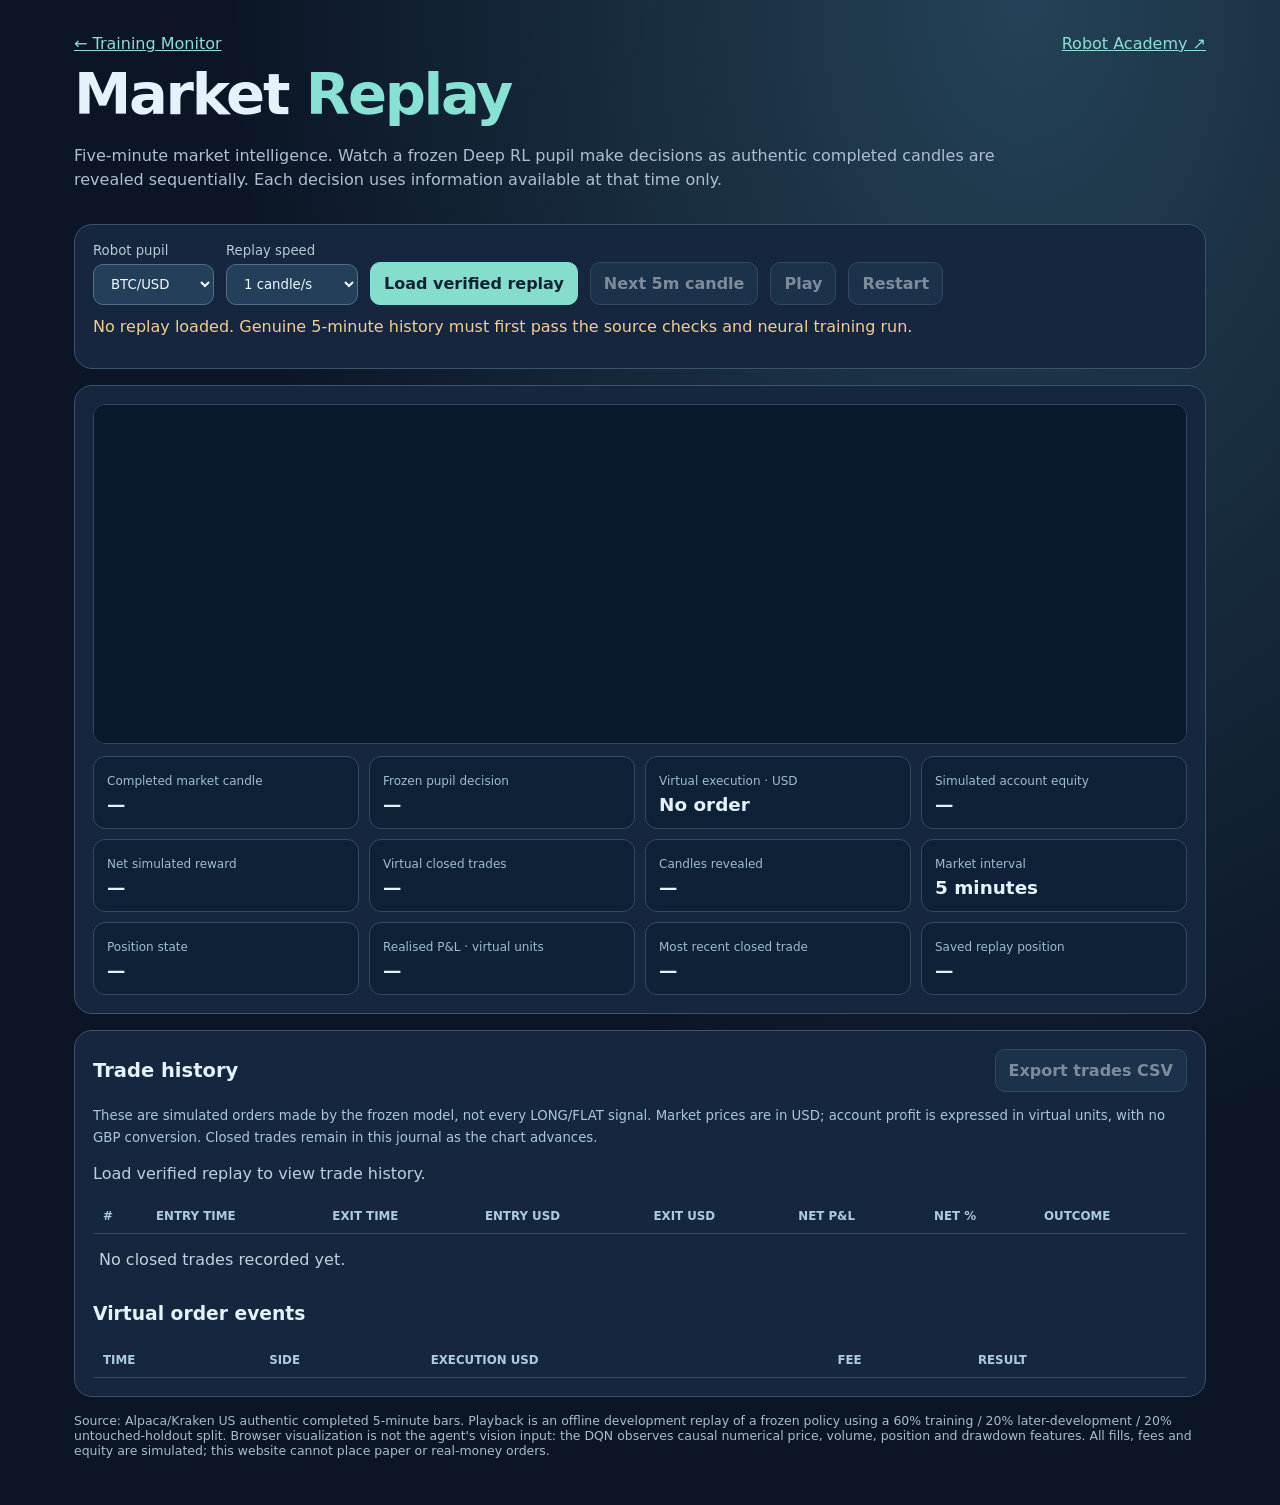
<file: market-replay-5m.html>
<!doctype html>
<html lang="en"><head>
<meta charset="utf-8"><meta name="viewport" content="width=device-width,initial-scale=1">
<meta name="theme-color" content="#0b1727">
<title>Scalp City — 5-Minute Market Replay</title>
<style>
:root{color-scheme:dark;font-family:system-ui,-apple-system,sans-serif;background:#0b1525;color:#e6f2fb}
*{box-sizing:border-box}body{margin:0;background:radial-gradient(ellipse at 80% 0%,#244257 0,#0b1525 55%)}
main{max-width:1200px;margin:auto;padding:clamp(16px,3vw,34px)}
header{display:flex;gap:14px;justify-content:space-between;flex-wrap:wrap}
a{color:#8cddd3}h1{font-size:clamp(2rem,5vw,3.6rem);margin:8px 0;letter-spacing:-.04em}
h1 span{color:#87e2d4}.muted{color:#aebfd2;line-height:1.5;max-width:930px}
.card{background:#15263e;border:1px solid #3a536e;border-radius:18px;padding:18px;margin:16px 0}
.row{display:flex;align-items:end;gap:12px;flex-wrap:wrap}
label{display:grid;gap:6px;font-size:.83rem;color:#b6cad6}
select,button{background:#243f5a;color:#eefaff;border:1px solid #537085;border-radius:10px;padding:11px 13px;font:inherit}
button{cursor:pointer;font-weight:700}button.primary{background:#85ddcd;color:#102332;border-color:#85ddcd}
button:disabled{cursor:not-allowed;opacity:.48}
#chart{width:100%;height:340px;display:block;background:#0b192d;border:1px solid #304762;border-radius:12px}
.metrics{display:grid;grid-template-columns:repeat(4,minmax(0,1fr));gap:10px}
.metric{border-radius:12px;background:#0f2137;padding:13px;border:1px solid #344b61}
.metric small{font-size:.75rem;color:#9fbdcc}.metric strong{display:block;margin-top:5px;font-size:1.15rem;overflow-wrap:anywhere}
#status{padding:12px 0;color:#f0ce91;min-height:45px}
#footnote{font-size:.78rem;color:#a8bdca}
.ledger-title{display:flex;justify-content:space-between;align-items:center;gap:12px;flex-wrap:wrap}
.ledger-title h2{font-size:1.22rem;margin:0}
.ledger-scroll{overflow-x:auto}
.ledger{width:100%;min-width:650px;border-collapse:collapse;font-variant-numeric:tabular-nums}
.ledger th,.ledger td{padding:10px;border-bottom:1px solid #334c64;text-align:left}
.ledger th{font-size:.74rem;color:#acccdd;text-transform:uppercase}
.ledger td{font-size:.86rem}.win{color:#87e6cd}.loss{color:#f6a2ab}
.info{font-size:.83rem;color:#abc6d8;line-height:1.6}
#journalStatus{color:#bad1dd}
#journalEmpty{color:#c3d0df;padding:16px 6px}
@media(max-width:720px){.metrics{grid-template-columns:repeat(2,minmax(0,1fr))}#chart{height:290px}}
</style></head>
<body><main>
<header><div><a href="./training-monitor.html">← Training Monitor</a><h1>Market <span>Replay</span></h1>
<p class="muted">Five-minute market intelligence. Watch a frozen Deep RL pupil make decisions as authentic completed candles are revealed sequentially. Each decision uses information available at that time only.</p></div>
<a href="./robot-academy.html">Robot Academy ↗</a></header>
<section class="card"><div class="row">
<label>Robot pupil<select id="symbol">
<option>BTC/USD</option><option>ETH/USD</option><option>SOL/USD</option><option>XRP/USD</option>
<option>ADA/USD</option><option>AVAX/USD</option><option>LINK/USD</option>
<option>DOGE/USD</option><option>LTC/USD</option><option>BCH/USD</option></select></label>
<label>Replay speed<select id="speed"><option value="1000">1 candle/s</option>
<option value="250">4 candles/s</option><option value="75">13 candles/s</option></select></label>
<button type="button" class="primary" id="load">Load verified replay</button>
<button type="button" id="step" disabled>Next 5m candle</button>
<button type="button" id="play" disabled>Play</button>
<button type="button" id="reset" disabled>Restart</button>
</div><div id="status" role="status" aria-live="polite">No replay loaded. Genuine 5-minute history must first pass the source checks and neural training run.</div></section>
<section class="card"><canvas id="chart" role="img" aria-label="Sequential five-minute OHLC candles; future candles hidden"></canvas>
<div class="metrics" style="margin-top:12px">
<div class="metric"><small>Completed market candle</small><strong id="time">—</strong></div>
<div class="metric"><small>Frozen pupil decision</small><strong id="decision">—</strong></div>
<div class="metric"><small>Virtual execution · USD</small><strong id="fill">No order</strong></div>
<div class="metric"><small>Simulated account equity</small><strong id="equity">—</strong></div>
<div class="metric"><small>Net simulated reward</small><strong id="reward">—</strong></div>
<div class="metric"><small>Virtual closed trades</small><strong id="closes">—</strong></div>
<div class="metric"><small>Candles revealed</small><strong id="progress">—</strong></div>
<div class="metric"><small>Market interval</small><strong>5 minutes</strong></div>
<div class="metric"><small>Position state</small><strong id="position">—</strong></div>
<div class="metric"><small>Realised P&amp;L · virtual units</small><strong id="realized">—</strong></div>
<div class="metric"><small>Most recent closed trade</small><strong id="lasttrade">—</strong></div>
<div class="metric"><small>Saved replay position</small><strong id="saved">—</strong></div>
</div></section>
<section class="card" aria-labelledby="journalHeading">
<div class="ledger-title"><h2 id="journalHeading">Trade history</h2>
<button type="button" id="export" disabled>Export trades CSV</button></div>
<p class="info">These are simulated orders made by the frozen model, not every LONG/FLAT signal. Market prices are in USD; account profit is expressed in virtual units, with no GBP conversion. Closed trades remain in this journal as the chart advances.</p>
<p id="journalStatus">Load verified replay to view trade history.</p>
<div class="ledger-scroll"><table class="ledger"><thead><tr>
<th>#</th><th>Entry time</th><th>Exit time</th><th>Entry USD</th><th>Exit USD</th>
<th>Net P&amp;L</th><th>Net %</th><th>Outcome</th></tr></thead><tbody id="tradeRows"></tbody></table></div>
<div id="journalEmpty">No closed trades recorded yet.</div>
<h3>Virtual order events</h3>
<div class="ledger-scroll"><table class="ledger"><thead><tr>
<th>Time</th><th>Side</th><th>Execution USD</th><th>Fee</th><th>Result</th></tr></thead>
<tbody id="eventRows"></tbody></table></div>
<p class="info" id="legacyNotice" hidden>This is an older trace containing position changes without exact simulated execution prices, fees or individual trade P&amp;L. Those numbers are not invented. The source journal will be populated on the next verified training export.</p>
</section>
<p id="footnote">Source: Alpaca/Kraken US authentic completed 5-minute bars. Playback is an offline development replay of a frozen policy using a 60% training / 20% later-development / 20% untouched-holdout split. Browser visualization is not the agent's vision input: the DQN observes causal numerical price, volume, position and drawdown features. All fills, fees and equity are simulated; this website cannot place paper or real-money orders.</p>
</main>
<script>
'use strict';
const $=id=>document.getElementById(id);
const base='https://raw.githubusercontent.com/tristanpeto123-eng/Scalp-City-Lab/rl-learning-memory/rl-rapid/replays/';
let trace=null,index=0,timer=null;
function stop(){if(timer!==null){clearInterval(timer);timer=null;}$('play').textContent='Play';}
function time(t){return new Date(t).toLocaleString('en-GB',{timeZone:'UTC',day:'2-digit',month:'short',hour:'2-digit',minute:'2-digit'})+' UTC';}
function priceUsd(n){return Number.isFinite(n)?'$'+n.toLocaleString('en-US',{maximumFractionDigits:8}):'—';}
function virtualMoney(n){return Number.isFinite(n)?n.toFixed(2)+' units':'—';}
function signedVirtual(n){return Number.isFinite(n)?(n>0?'+':'')+n.toFixed(2)+' units':'—';}
function pct(n){return Number.isFinite(n)?(n>0?'+':'')+n.toFixed(2)+'%':'—';}
function progressKey(){return trace&&/^[a-f0-9]{64}$/.test(trace.policySha256||'')?
 'scalp-city:5m:cursor:'+trace.symbol+':'+trace.policySha256+':'+trace.candles.at(-1).t:null;}
function persistProgress(){
 const key=progressKey();if(!key)return false;
 try{localStorage.setItem(key,String(index));return true;}catch{return false;}
}
function restoreProgress(){
 const key=progressKey();if(!key)return false;
 try{
  const stored=localStorage.getItem(key);
  if(stored===null)return false;
  const saved=Number(stored);
  if(!Number.isInteger(saved)||saved<trace.warmupCandleCount-1||saved>=trace.candles.length)return false;
  index=saved;return true;
 }catch{return false;}
}
function validate(data,symbol){
 if(data?.schema!=='SCALP_CAUSAL_REPLAY_5MIN_V1'||data.symbol!==symbol||
   data.timeframe!=='5Min'||data.source!=='ALPACA_KRAKEN_US_US-1'||
   data.historicalOnly!==true||data.futureCandlesVisibleAtOnce!==false||
   data.heldOutQuarantineTouched!==false||data.paperOrders!==0||
   data.liveOrders!==0||data.fillsAreSimulated!==true||
   !Number.isInteger(data.warmupCandleCount)||data.warmupCandleCount<33||
   !Array.isArray(data.candles)||!Array.isArray(data.decisions)||
   data.candles.length!==data.decisions.length+data.warmupCandleCount||
   data.candles.length>500)throw Error('Replay source failed provenance or boundary checks');
 for(let i=0;i<data.candles.length;i++){
  const b=data.candles[i],t=Number(b.t);
  if(!Number.isFinite(t)||!['o','h','l','c','v'].every(k=>Number.isFinite(b[k]))||
      Math.min(b.o,b.h,b.l,b.c)<=0||b.h<Math.max(b.o,b.c,b.l)||
      b.l>Math.min(b.o,b.c,b.h)||b.v<0||
      (i>0&&t-data.candles[i-1].t!==300000))
      throw Error('Missing or fabricated five-minute candle');
 }
 for(let i=0;i<data.decisions.length;i++){
  const d=data.decisions[i],j=i+data.warmupCandleCount;
  if(d.observedCandleTime!==data.candles[j-1].t||
    d.nextCandleTime!==data.candles[j].t||
    !['FLAT','LONG'].includes(d.action)||
    ![d.reward,d.equityGbp,d.nextOpenPrice].every(Number.isFinite)||
    !Number.isInteger(d.simulatedClosedTrades))
      throw Error('Out-of-order or untrusted model action');
 }
 if(data.tradeJournalSchema!==undefined){
  if(data.tradeJournalSchema!=='SCALP_VIRTUAL_TRADE_JOURNAL_V1'||
     data.marketPriceCurrency!=='USD'||data.accountingCurrency!=='VIRTUAL_UNITS'||
     !Number.isFinite(data.startingVirtualBalance)||
     !Number.isFinite(data.simulatedFeeRate)||!Number.isFinite(data.simulatedSlippageRate)||
     !Array.isArray(data.virtualFills)||!Array.isArray(data.closedTrades))
     throw Error('Untrusted virtual journal provenance');
  const fillsByTime=new Map(),closedByExit=new Map();
  for(const fill of data.virtualFills){
   if(!['BUY','SELL'].includes(fill.side)||
      ![fill.candleTime,fill.sourceDecisionTime,fill.marketOpenPriceUsd,
         fill.executionPriceUsd,fill.quantityCrypto,fill.feeVirtual].every(Number.isFinite)||
      fill.quantityCrypto<=0||fill.feeVirtual<0||fillsByTime.has(fill.candleTime)||
      fill.marketCurrency!=='USD'||fill.accountingCurrency!=='VIRTUAL_UNITS'||
      fill.marketOpenPriceUsd<=0||fill.sourceDecisionTime+300000!==fill.candleTime)
      throw Error('Untrusted or duplicated source virtual fill');
   const target=fill.marketOpenPriceUsd*
     (1+(fill.side==='BUY'?1:-1)*data.simulatedSlippageRate);
   if(Math.abs(fill.executionPriceUsd-target)>1e-7*Math.max(1,Math.abs(target)))
      throw Error('Impossible simulated execution price');
   fillsByTime.set(fill.candleTime,fill);
  }
  let held=false,closes=0;
  for(const d of data.decisions){
   const fill=fillsByTime.get(d.nextCandleTime);
   const requiredSide=d.openPosition===held?null:(d.openPosition?'BUY':'SELL');
   if(d.executionSide!==requiredSide || (fill?.side||null)!==requiredSide)
     throw Error('Fill side does not reconcile with position transitions');
   if(fill && (Math.abs(d.executionPriceUsd-fill.executionPriceUsd)>1e-8||
      Math.abs(fill.marketOpenPriceUsd-d.nextOpenPrice)>1e-8))
      throw Error('Fill execution does not reconcile with source candle');
   held=d.openPosition;if(fill?.side==='SELL')closes++;
   if(closes!==d.simulatedClosedTrades)
      throw Error('Virtual trade count does not reconcile with decisions');
  }
  for(const trade of data.closedTrades){
   if(![trade.entryTime,trade.exitTime,trade.netProfitVirtual,trade.entryCostVirtual,
      trade.exitProceedsVirtual,trade.entryExecutionPriceUsd,
      trade.exitExecutionPriceUsd,trade.netReturnPct].every(Number.isFinite)||
      trade.exitTime<=trade.entryTime||trade.entryCostVirtual<=0||
      closedByExit.has(trade.exitTime)||trade.marketCurrency!=='USD'||
      trade.accountingCurrency!=='VIRTUAL_UNITS'||
      !fillsByTime.has(trade.entryTime)||!fillsByTime.has(trade.exitTime))
      throw Error('Untrusted closed trade record');
   const entry=fillsByTime.get(trade.entryTime),exit=fillsByTime.get(trade.exitTime);
   const pnl=trade.exitProceedsVirtual-trade.entryCostVirtual;
   if(entry.side!=='BUY'||exit.side!=='SELL'||
      Math.abs(pnl-trade.netProfitVirtual)>1e-6||
      Math.abs(100*pnl/trade.entryCostVirtual-trade.netReturnPct)>1e-5||
      Math.abs(entry.executionPriceUsd-trade.entryExecutionPriceUsd)>1e-8||
      Math.abs(exit.executionPriceUsd-trade.exitExecutionPriceUsd)>1e-8)
      throw Error('Closed trade P&L/fill mismatch');
   closedByExit.set(trade.exitTime,trade);
  }
  if(closes!==data.closedTrades.length||
      fillsByTime.size!==data.closedTrades.length*2+(held?1:0)||
      (held&&!data.openVirtualEntry)||(!held&&data.openVirtualEntry))
      throw Error('Virtual journal and simulator positions diverge');
 }
 return data;
}
function appendCell(row,value,className){
 const td=document.createElement('td');td.textContent=String(value);
 if(className)td.className=className;
 row.append(td);
}
function visibleLegacyEvents(through){
 const output=[];let held=false;
 for(const d of trace.decisions){
  if(d.nextCandleTime>through)break;
  if(d.openPosition!==held){
   output.push({side:d.openPosition?'BUY':'SELL',candleTime:d.nextCandleTime,
     executionPriceUsd:null,marketOpenPriceUsd:d.nextOpenPrice,
     feeVirtual:null,realizedProfitVirtual:null,legacy:true});
  }
  held=d.openPosition;
 }
 return output;
}
function journalUntil(through){
 const exact=trace.tradeJournalSchema==='SCALP_VIRTUAL_TRADE_JOURNAL_V1';
 return {
  exact,
  fills:exact?trace.virtualFills.filter(f=>f.candleTime<=through):visibleLegacyEvents(through),
  trades:exact?trace.closedTrades.filter(t=>t.exitTime<=through):[]
 };
}
function renderJournal(through){
 const j=journalUntil(through),rows=$('tradeRows'),events=$('eventRows');
 rows.replaceChildren();events.replaceChildren();
 for(const t of j.trades){
  const row=document.createElement('tr');
  appendCell(row,'#'+t.tradeOrdinal);appendCell(row,time(t.entryTime));
  appendCell(row,time(t.exitTime));
  appendCell(row,priceUsd(t.entryExecutionPriceUsd));
  appendCell(row,priceUsd(t.exitExecutionPriceUsd));
  appendCell(row,signedVirtual(t.netProfitVirtual),t.netProfitVirtual>0?'win':'loss');
  appendCell(row,pct(t.netReturnPct));
  appendCell(row,t.outcome,t.outcome==='WIN'?'win':'loss');
  rows.append(row);
 }
 for(const f of j.fills.slice(-25).reverse()){
  const row=document.createElement('tr');
  appendCell(row,time(f.candleTime));
  appendCell(row,f.legacy?f.side+' (legacy position change)':f.side);
  appendCell(row,f.legacy?'Not recorded':priceUsd(f.executionPriceUsd));
  appendCell(row,f.legacy?'Not recorded':virtualMoney(f.feeVirtual));
  appendCell(row,f.legacy?'No exact fill data':
    f.side==='SELL'?signedVirtual(f.realizedProfitVirtual):'Position opened');
  events.append(row);
 }
 const pnl=j.trades.reduce((sum,t)=>sum+t.netProfitVirtual,0);
 $('realized').textContent=j.exact?signedVirtual(pnl):'Not in older trace';
 $('lasttrade').textContent=j.trades.length?
  j.trades.at(-1).outcome+' · '+signedVirtual(j.trades.at(-1).netProfitVirtual):
  'No closed trades';
 $('journalEmpty').hidden=j.trades.length>0;
 $('journalEmpty').textContent=j.exact?
   (j.fills.length?'Position open or no completed trades yet.':'No trades placed in this replay so far.'):
   (j.fills.length?'Legacy position changes shown below; individual P&L not recorded.':
      'No entries or exits in this historical replay so far.');
 $('legacyNotice').hidden=j.exact;
 $('journalStatus').textContent=j.trades.length+' completed virtual trades · '+
   j.fills.length+' order events through '+time(through)+
   (j.exact?' · source-recorded fills and net results':' · earlier trace, unverified execution details');
 $('export').disabled=!j.exact||j.trades.length===0;
}
function exportJournal(){
 if(!trace)return;
 const j=journalUntil(trace.candles[index].t);
 if(!j.exact||!j.trades.length)return;
 const fields=['tradeOrdinal','symbol','entryTime','exitTime','entryExecutionPriceUsd',
   'exitExecutionPriceUsd','quantityCrypto','entryFeeVirtual','exitFeeVirtual',
   'entryCostVirtual','exitProceedsVirtual','netProfitVirtual','netReturnPct','outcome'];
 const header=fields.join(',');
 const values=j.trades.map(t=>fields.map(k=>
   k==='entryTime'||k==='exitTime'?new Date(t[k]).toISOString():
   String(t[k]??'').replaceAll(',', ';')).join(','));
 const blob=new Blob([[header,...values].join('\\n')+'\\n'],{type:'text/csv;charset=utf-8'});
 const link=document.createElement('a'),url=URL.createObjectURL(blob);
 link.href=url;link.download='scalp-'+trace.symbol.replace('/','-')+'-closed-trades.csv';
 document.body.append(link);link.click();link.remove();
 setTimeout(()=>URL.revokeObjectURL(url),1000);
}
function draw(){
 const canvas=$('chart'),ctx=canvas.getContext('2d'),dpi=Math.min(window.devicePixelRatio||1,2);
 const rect=canvas.getBoundingClientRect(),w=Math.max(310,rect.width),h=Math.max(240,rect.height);
 canvas.width=Math.round(w*dpi);canvas.height=Math.round(h*dpi);
 ctx.setTransform(dpi,0,0,dpi,0,0);ctx.clearRect(0,0,w,h);
 ctx.fillStyle='#0b192d';ctx.fillRect(0,0,w,h);
 if(!trace)return;
 const visible=trace.candles.slice(Math.max(0,index-73),index+1);
 const highest=Math.max(...visible.map(b=>b.h)),lowest=Math.min(...visible.map(b=>b.l));
 const margin=Math.max(0.0001,(highest-lowest)*.08),high=highest+margin,low=lowest-margin;
 const y=p=>20+(high-p)/(high-low)*(h-48);
 for(let j=0;j<=4;j++){
  const yy=20+(h-48)*j/4;ctx.strokeStyle='#29405a';ctx.beginPath();
  ctx.moveTo(14,yy);ctx.lineTo(w-12,yy);ctx.stroke();
  ctx.fillStyle='#7899b8';ctx.font='10px system-ui';
  ctx.fillText((high-(high-low)*j/4).toFixed(2),10,yy-3);
 }
 const step=(w-58)/Math.max(visible.length,9),body=Math.max(2,Math.min(10,step*.65));
 visible.forEach((b,i)=>{
  const x=44+(i+.5)*step,up=b.c>=b.o;
  ctx.strokeStyle=ctx.fillStyle=up?'#79dbc0':'#f18b96';
  ctx.beginPath();ctx.moveTo(x,y(b.h));ctx.lineTo(x,y(b.l));ctx.stroke();
  const top=Math.min(y(b.o),y(b.c)),bottom=Math.max(y(b.o),y(b.c));
  ctx.fillRect(x-body/2,top,body,Math.max(1,bottom-top));
 });
 if(trace.tradeJournalSchema==='SCALP_VIRTUAL_TRADE_JOURNAL_V1'){
  const first=visible[0].t,last=visible.at(-1).t;
  for(const fill of trace.virtualFills){
   if(fill.candleTime<first||fill.candleTime>last)continue;
   const i=(fill.candleTime-first)/300000;
   const x=44+(i+.5)*step;
   const yy=y(fill.marketOpenPriceUsd);
   ctx.fillStyle=fill.side==='BUY'?'#8ef9d1':'#ffa4ae';
   ctx.font='16px system-ui';
   ctx.fillText(fill.side==='BUY'?'▲':'▼',x-6,
     fill.side==='BUY'?yy+26:yy-11);
  }
 }
 ctx.fillStyle='#b2d0e2';ctx.font='11px system-ui';
 ctx.fillText('Only completed candles revealed · historical 5m replay',15,h-9);
}
function render(){
 if(!trace)return;
 const b=trace.candles[index],warmup=trace.warmupCandleCount;
 const d=index>=warmup?trace.decisions[index-warmup]:null;
 const previous=index>warmup?trace.decisions[index-warmup-1]:null;
 const transition=d&&d.openPosition!==(previous?.openPosition||false);
 const exact=trace.tradeJournalSchema==='SCALP_VIRTUAL_TRADE_JOURNAL_V1';
 const side=d&&transition?(d.openPosition?'BUY':'SELL'):null;
 $('time').textContent=time(b.t);
 $('decision').textContent=d?d.action+' at previous close':'Feature warm-up';
 $('fill').textContent=d&&d.executionSide?
   d.executionSide+' '+priceUsd(d.executionPriceUsd):
   (!exact&&side?side+' · older trace':'No order');
 $('equity').textContent=d?virtualMoney(d.equityGbp):
    virtualMoney(exact?trace.startingVirtualBalance:50);
 $('reward').textContent=d?d.reward.toFixed(4):'—';
 $('closes').textContent=d?String(d.simulatedClosedTrades):'0';
 $('position').textContent=d?(d.openPosition?'LONG open':'FLAT / no position'):'No position';
 $('progress').textContent=(index+1)+' / '+trace.candles.length;
 $('status').textContent=d?
   ('Historical '+trace.symbol+' · '+d.action+' decided after '+time(d.observedCandleTime)+
    (d.executionSide?' · virtual '+d.executionSide+' at '+time(d.nextCandleTime):
     (!exact&&side?' · legacy position change; exact fill absent':
      ' · no order was executed at the next open'))):
   'Causal warm-up: the pupil needs completed history before it can act.';
 renderJournal(b.t);
 $('saved').textContent=persistProgress()?'This device':'Source replay';
 draw();
}
function step(){
 if(!trace)return;
 index=Math.min(index+1,trace.candles.length-1);
 render();if(index===trace.candles.length-1)stop();
}
function play(){
 if(!trace)return;
 if(timer!==null){stop();return;}
 if(index>=trace.candles.length-1){
  index=trace.warmupCandleCount-1;render();
 }
 timer=setInterval(step,Number($('speed').value));$('play').textContent='Pause';
}
async function load(){
 stop();trace=null;$('step').disabled=$('play').disabled=$('reset').disabled=$('export').disabled=true;
 $('status').textContent='Checking 5-minute source, executed fills and causal journal…';draw();
 const symbol=$('symbol').value;
 try{
  const response=await fetch(base+symbol.replace('/','-')+'-5m.json?ts='+Date.now(),{cache:'no-store'});
  if(!response.ok)throw Error('No verified five-minute DQN replay has been published (HTTP '+response.status+')');
  const value=await response.json();trace=validate(value,symbol);
  index=trace.warmupCandleCount-1;restoreProgress();
  $('step').disabled=$('play').disabled=$('reset').disabled=false;
  render();
 }catch(e){
  trace=null;
  $('status').textContent=String(e.message||e)+'. No demo or fabricated candles substituted. No fictional trade history is added.';
  $('journalStatus').textContent='No validated replay source available.';
  $('tradeRows').replaceChildren();$('eventRows').replaceChildren();
  $('journalEmpty').hidden=false;$('journalEmpty').textContent='No verified trades available.';
 }
}
$('load').onclick=load;$('step').onclick=step;$('play').onclick=play;
$('export').onclick=exportJournal;
$('reset').onclick=()=>{stop();if(trace){index=trace.warmupCandleCount-1;render();}};
$('speed').onchange=()=>{if(timer!==null){stop();play();}};
$('symbol').onchange=()=>{
 stop();trace=null;index=0;draw();
 $('step').disabled=$('play').disabled=$('reset').disabled=$('export').disabled=true;
 $('status').textContent='Choose Load verified replay for this pupil.';
 $('journalStatus').textContent='Select a pupil to read its source journal.';
 $('tradeRows').replaceChildren();$('eventRows').replaceChildren();
 $('journalEmpty').hidden=false;$('journalEmpty').textContent='No replay loaded.';
};
window.addEventListener('resize',draw);
draw();
</script></body></html>
</file>
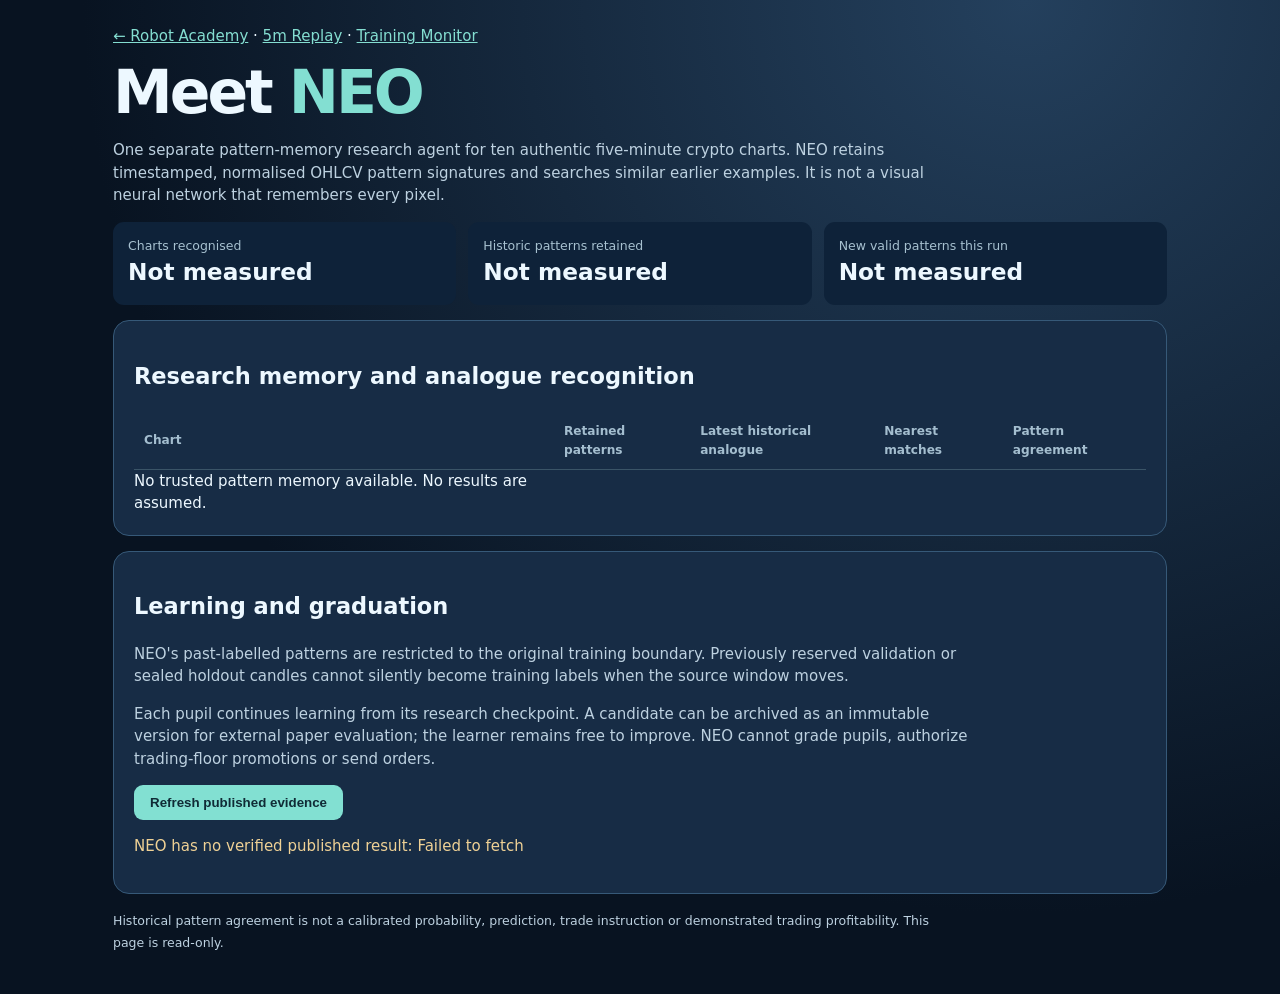
<file: neo-lab.html>
<!doctype html><html lang="en"><head><meta charset="utf-8">
<meta name="viewport" content="width=device-width,initial-scale=1">
<title>NEO · Scalp City Pattern Memory</title>
<style>
:root{font:15px/1.5 system-ui,sans-serif;background:#081321;color:#edf8ff;color-scheme:dark}
*{box-sizing:border-box}body{margin:0;background:radial-gradient(ellipse at 80% 0%,#24405d,#081321 65%)}
main{max-width:1130px;margin:auto;padding:25px clamp(15px,4vw,38px)}
a{color:#84ded1}h1{font-size:clamp(2.3rem,5vw,4rem);line-height:1.06;letter-spacing:-.05em;margin:13px 0}
h1 em{color:#83dfd2;font-style:normal}p{color:#bdd1e0;max-width:840px}
.card{background:#172c45;border:1px solid #365978;border-radius:16px;padding:20px;margin:15px 0}
.stats{display:grid;grid-template-columns:repeat(3,1fr);gap:12px}
.stat{background:#0e2239;padding:15px;border-radius:11px}
.stat small{display:block;color:#a7c1d0}.stat strong{font-size:1.55rem}
table{border-collapse:collapse;width:100%;text-align:left}
th,td{border-bottom:1px solid #3a5467;padding:10px}
th{font-size:.81rem;color:#a4becf}td{font-variant-numeric:tabular-nums}
.scroll{overflow:auto}button{background:#82e0d2;color:#102b36;border:0;padding:10px 16px;border-radius:9px;font-weight:800}
.warning{color:#efd195}
@media(max-width:650px){.stats{grid-template-columns:1fr 1fr}}
</style></head><body><main>
<nav><a href="./robot-academy.html">← Robot Academy</a> · <a href="./market-replay-5m.html">5m Replay</a> · <a href="./training-monitor.html">Training Monitor</a></nav>
<h1>Meet <em>NEO</em></h1>
<p>One separate pattern-memory research agent for ten authentic five-minute crypto charts. NEO retains timestamped, normalised OHLCV pattern signatures and searches similar earlier examples. It is not a visual neural network that remembers every pixel.</p>
<div class="stats">
<div class="stat"><small>Charts recognised</small><strong id="charts">—</strong></div>
<div class="stat"><small>Historic patterns retained</small><strong id="patterns">—</strong></div>
<div class="stat"><small>New valid patterns this run</small><strong id="fresh">—</strong></div></div>
<section class="card"><h2>Research memory and analogue recognition</h2>
<div class="scroll"><table><thead><tr><th>Chart</th><th>Retained patterns</th><th>Latest historical analogue</th><th>Nearest matches</th><th>Pattern agreement</th></tr></thead>
<tbody id="rows"><tr><td colspan="5">No published NEO evidence yet.</td></tr></tbody></table></div></section>
<div class="card"><h2>Learning and graduation</h2>
<p>NEO's past-labelled patterns are restricted to the original training boundary. Previously reserved validation or sealed holdout candles cannot silently become training labels when the source window moves.</p>
<p>Each pupil continues learning from its research checkpoint. A candidate can be archived as an immutable version for external paper evaluation; the learner remains free to improve. NEO cannot grade pupils, authorize trading-floor promotions or send orders.</p>
<button id="refresh">Refresh published evidence</button>
<p id="status" class="warning" role="status">Checking independent memory branch…</p></div>
<p><small>Historical pattern agreement is not a calibrated probability, prediction, trade instruction or demonstrated trading profitability. This page is read-only.</small></p>
</main><script>
const $=id=>document.getElementById(id);
const uri='https://raw.githubusercontent.com/tristanpeto123-eng/Scalp-City-Lab/neo-learning-memory/patterns/latest.json';
async function refresh(){
 $('status').textContent='Checking audited NEO memory…';
 try{
  const response=await fetch(uri+'?t='+Date.now(),{cache:'no-store',credentials:'omit'});
  if(!response.ok)throw Error('No published NEO memory yet (HTTP '+response.status+')');
  const d=await response.json();
  if(d.schema!=='SCALP_NEO_STATUS_V1'||d.name!=='NEO'||d.trainingOnly!==true||
     d.finalHoldoutTouched!==false||d.paperOrders!==0||d.liveOrders!==0||d.teacherGrades!==0||
     d.symbols!==10||!Array.isArray(d.memory)||d.memory.length!==10||
     !Array.isArray(d.predictionsOnEligibleTrainingHistory)||d.predictionsOnEligibleTrainingHistory.length!==10||
     !Number.isSafeInteger(d.memorizedLabeledPatterns)||d.memorizedLabeledPatterns<0)
     throw Error('NEO source lineage rejected');
  $('charts').textContent=String(d.symbols);
  $('patterns').textContent=d.memorizedLabeledPatterns.toLocaleString();
  $('fresh').textContent=d.newPatternsThisRun.toLocaleString();
  const rows=$('rows');rows.replaceChildren();
  for(const state of d.memory){
   const p=d.predictionsOnEligibleTrainingHistory.find(x=>x.symbol===state.symbol);
   const tr=document.createElement('tr');
   const values=[state.symbol,String(state.patterns),
     p?.status==='HISTORICAL_ANALOGUE_ONLY'?p.analogueSignal+' · training only':'Insufficient historical matches',
     String(p?.matched??0),
     Number.isFinite(p?.patternAgreement)?Math.round(p.patternAgreement*100)+'%':'—'];
   for(const val of values){let td=document.createElement('td');td.textContent=val;tr.append(td);}
   rows.append(tr);
  }
  $('status').textContent='NEO memory last published '+new Date(d.generatedAt).toLocaleString()+
    '. These observations come from eligible historical training periods, not live PAPER fills.';
 }catch(err){
  $('status').textContent='NEO has no verified published result: '+String(err.message||err);
  for(const k of ['charts','patterns','fresh'])$(k).textContent='Not measured';
  $('rows').textContent='No trusted pattern memory available. No results are assumed.';
 }
}
$('refresh').onclick=refresh;
refresh();setInterval(refresh,60000);
</script></body></html>
</file>
